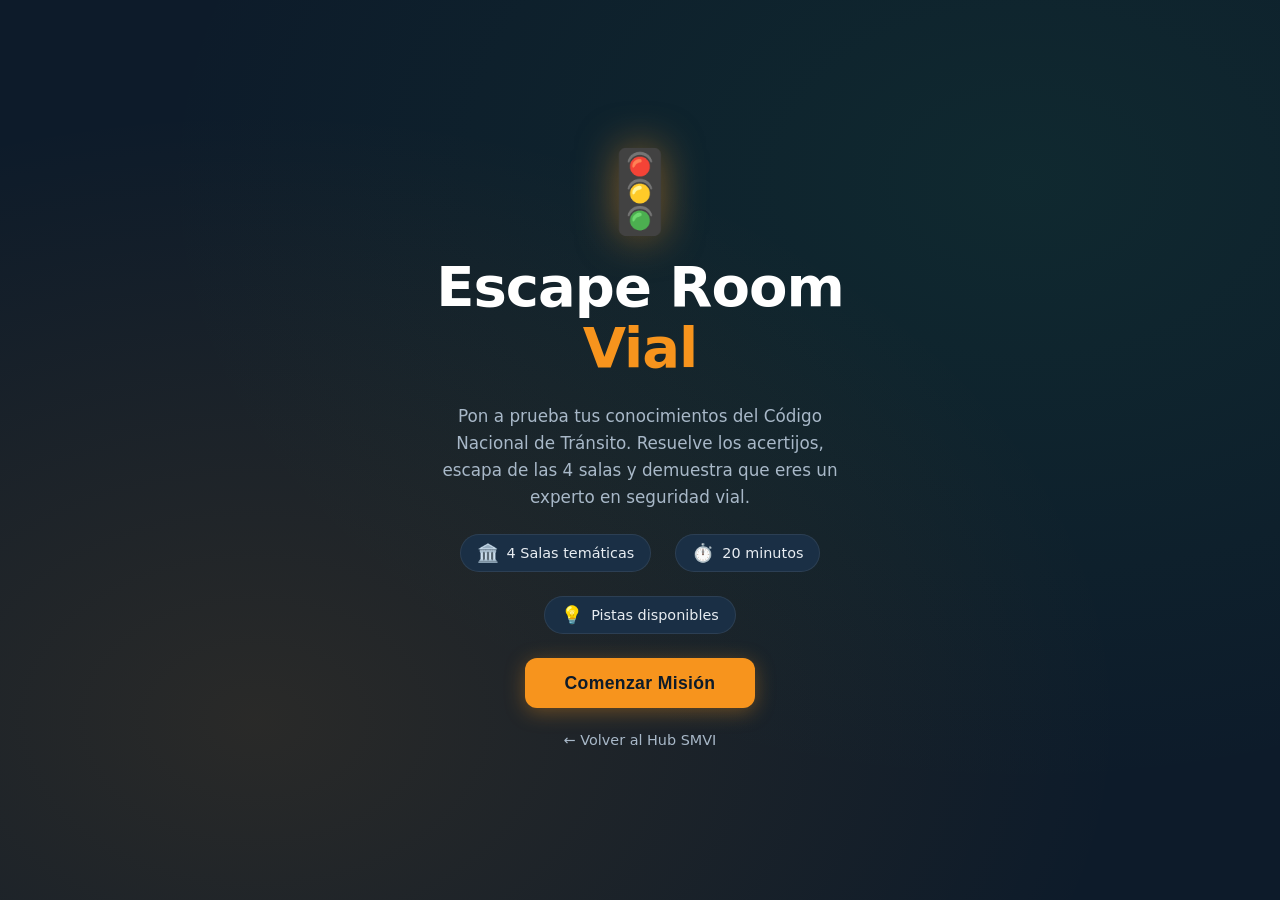
<file: escape_room_vial/index.html>
<!DOCTYPE html>
<html lang="es">
<head>
  <meta charset="UTF-8" />
  <meta name="viewport" content="width=device-width, initial-scale=1.0" />
  <title>Escape Room Vial — SMVI Yopal</title>
  <link rel="stylesheet" href="style.css" />
</head>
<body>

  <!-- ═══════════════════════════════════════════
       PANTALLA DE INICIO
  ═══════════════════════════════════════════ -->
  <div id="pantalla-inicio" class="pantalla activa">
    <div class="inicio-contenido">
      <div class="logo-escudo">🚦</div>
      <h1 class="titulo-principal">Escape Room <span class="accent">Vial</span></h1>
      <p class="subtitulo">Pon a prueba tus conocimientos del Código Nacional de Tránsito. Resuelve los acertijos, escapa de las 4 salas y demuestra que eres un experto en seguridad vial.</p>

      <div class="info-inicio">
        <div class="info-item">
          <span class="info-icon">🏛️</span>
          <span>4 Salas temáticas</span>
        </div>
        <div class="info-item">
          <span class="info-icon">⏱️</span>
          <span>20 minutos</span>
        </div>
        <div class="info-item">
          <span class="info-icon">💡</span>
          <span>Pistas disponibles</span>
        </div>
      </div>

      <button class="btn-primario" onclick="iniciarJuego()">Comenzar Misión</button>
      <a href="../index.html" class="btn-link">← Volver al Hub SMVI</a>
    </div>
  </div>

  <!-- ═══════════════════════════════════════════
       PANTALLA DE CARGA
  ═══════════════════════════════════════════ -->
  <div id="pantalla-carga" class="pantalla">
    <div class="carga-contenido">
      <div class="spinner-carga"></div>
      <h2>Cargando salas...</h2>
      <p id="carga-mensaje">Preparando el Escape Room Vial</p>
    </div>
  </div>

  <!-- ═══════════════════════════════════════════
       PANTALLA DE JUEGO
  ═══════════════════════════════════════════ -->
  <div id="pantalla-juego" class="pantalla">

    <!-- HUD superior -->
    <header class="hud">
      <div class="hud-sala">
        <span class="hud-label">SALA</span>
        <span id="hud-numero-sala">1 / 4</span>
      </div>

      <div class="hud-temporizador">
        <span class="hud-label">TIEMPO</span>
        <span id="hud-tiempo" class="tiempo-display">20:00</span>
      </div>

      <div class="hud-puntaje">
        <span class="hud-label">PUNTAJE</span>
        <span id="hud-puntaje">1000</span>
      </div>

      <button class="btn-pausa" id="btn-pausa" onclick="togglePausa()">⏸️ Pausa</button>
    </header>

    <!-- Área principal de sala -->
    <main class="sala-contenedor">

      <!-- Nombre de sala y descripción -->
      <div class="sala-header">
        <div class="sala-badge" id="sala-badge">SALA 1</div>
        <h2 class="sala-titulo" id="sala-titulo">Señales de Tránsito</h2>
        <p class="sala-descripcion" id="sala-descripcion">Cargando sala...</p>
      </div>

      <!-- Área de acertijo -->
      <div class="acertijo-card" id="acertijo-card">
        <div class="acertijo-numero" id="acertijo-numero">Acertijo 1 / 3</div>
        <p class="acertijo-pregunta" id="acertijo-pregunta">Cargando pregunta...</p>

        <div class="opciones-grid" id="opciones-grid">
          <!-- Las opciones se generan dinámicamente -->
        </div>

        <!-- Feedback de respuesta -->
        <div id="feedback-respuesta" class="feedback oculto">
          <span id="feedback-icono"></span>
          <span id="feedback-texto"></span>
        </div>
      </div>

      <!-- Panel de pistas y navegación -->
      <div class="panel-inferior">
        <button class="btn-pista" id="btn-pista" onclick="usarPista()">
          💡 Usar pista <span class="pista-costo">(-10 pts)</span>
        </button>

        <div class="pista-panel oculto" id="pista-panel">
          <p id="pista-texto"></p>
        </div>
      </div>

    </main>

    <!-- Barra de progreso de sala -->
    <div class="progreso-sala">
      <div class="progreso-barra">
        <div class="progreso-fill" id="progreso-fill" style="width: 0%"></div>
      </div>
      <span class="progreso-label" id="progreso-label">0 / 3 acertijos</span>
    </div>

  </div>

  <!-- ═══════════════════════════════════════════
       PANTALLA DE PAUSA
  ═══════════════════════════════════════════ -->
  <div id="pantalla-pausa" class="pantalla">
    <div class="pausa-overlay"></div>
    <div class="pausa-modal">
      <h2>⏸️ PAUSA</h2>
      <div class="pausa-stats">
        <div class="pausa-stat">
          <span class="pausa-label">Sala actual</span>
          <span class="pausa-valor" id="pausa-sala">1/4</span>
        </div>
        <div class="pausa-stat">
          <span class="pausa-label">Puntaje</span>
          <span class="pausa-valor" id="pausa-puntaje">1000</span>
        </div>
        <div class="pausa-stat">
          <span class="pausa-label">Tiempo</span>
          <span class="pausa-valor" id="pausa-tiempo">20:00</span>
        </div>
      </div>
      <div class="pausa-botones">
        <button class="btn-primario" onclick="togglePausa()">▶️ Reanudar</button>
        <button class="btn-secundario" onclick="regresarAlInicio()">🏠 Menú Principal</button>
      </div>
    </div>
  </div>

  <!-- ═══════════════════════════════════════════
       PANTALLA DE TRANSICIÓN DE SALA
  ═══════════════════════════════════════════ -->
  <div id="pantalla-transicion" class="pantalla">
    <div class="transicion-contenido">
      <div class="transicion-icono" id="transicion-icono">✅</div>
      <h2 id="transicion-titulo">¡Sala completada!</h2>
      <p id="transicion-texto">Has resuelto todos los acertijos de esta sala.</p>
      <div class="transicion-stats">
        <div class="stat-item">
          <span class="stat-valor" id="stat-sala-puntaje">—</span>
          <span class="stat-label">Puntos esta sala</span>
        </div>
        <div class="stat-item">
          <span class="stat-valor" id="stat-sala-num">1/4</span>
          <span class="stat-label">Salas completadas</span>
        </div>
      </div>
      <button class="btn-primario" id="btn-siguiente-sala" onclick="siguienteSala()">
        Entrar a la siguiente sala →
      </button>
    </div>
  </div>

  <!-- ═══════════════════════════════════════════
       PANTALLA FINAL
  ═══════════════════════════════════════════ -->
  <div id="pantalla-final" class="pantalla">
    <div class="final-contenido">
      <div class="final-icono" id="final-icono">🏆</div>
      <h2 id="final-titulo">¡Escape completado!</h2>
      <p id="final-mensaje">Superaste todas las salas del Escape Room Vial.</p>

      <div class="final-stats">
        <div class="stat-card">
          <span class="stat-valor" id="final-puntaje">0</span>
          <span class="stat-label">Puntaje final</span>
        </div>
        <div class="stat-card">
          <span class="stat-valor" id="final-tiempo">—</span>
          <span class="stat-label">Tiempo empleado</span>
        </div>
        <div class="stat-card">
          <span class="stat-valor" id="final-salas">4/4</span>
          <span class="stat-label">Salas completadas</span>
        </div>
      </div>

      <div class="medalla" id="medalla-contenedor">
        <span id="medalla-icono">🥇</span>
        <span id="medalla-texto">Inspector Vial</span>
      </div>

      <div class="insignias-logros" id="insignias-logros">
        <h3>Insignias Desbloqueadas</h3>
        <div class="insignias-grid" id="insignias-grid">
          <!-- Se generan dinámicamente -->
        </div>
      </div>

      <p class="redireccion-aviso">Regresando al Hub SMVI en <span id="cuenta-regresiva">3</span>s...</p>
      <button class="btn-secundario" onclick="window.location.href='../index.html'">Ir al Hub ahora</button>
    </div>
  </div>

  <!-- Scripts -->
  <script src="shared/storage.js"></script>
  <script src="escape.js"></script>
</body>
</html>
</file>
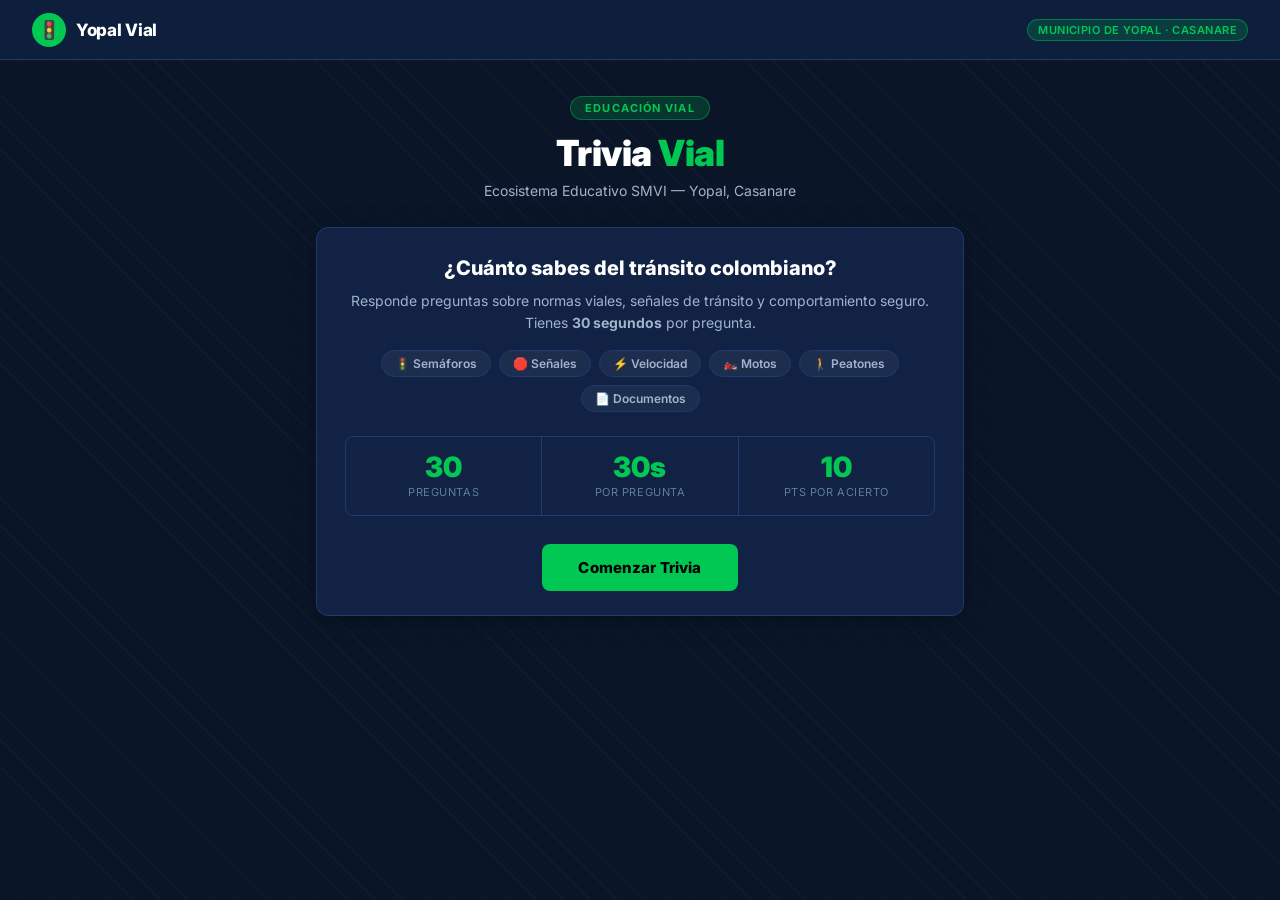
<file: trivia_vial/index.html>
<!DOCTYPE html>
<html lang="es">
<head>
  <meta charset="UTF-8" />
  <meta name="viewport" content="width=device-width, initial-scale=1.0" />
  <title>Trivia Vial — SMVI Yopal</title>
  <link rel="stylesheet" href="style.css" />
</head>
<body>

  <!-- ── NAVBAR ── -->
  <nav class="navbar">
    <a class="navbar-brand" href="../index.html">
      <div class="navbar-logo">🚦</div>
      <span class="navbar-brand-text">Yopal Vial</span>
    </a>
    <span class="navbar-badge">MUNICIPIO DE YOPAL · CASANARE</span>
  </nav>

  <div id="app">

    <!-- Cabecera -->
    <header class="header">
      <div class="header-pill">Educación Vial</div>
      <h1>Trivia <span>Vial</span></h1>
      <p>Ecosistema Educativo SMVI — Yopal, Casanare</p>
    </header>

    <!-- ── PANTALLA DE INICIO ── -->
    <section id="pantalla-inicio" class="card">
      <h2>¿Cuánto sabes del tránsito colombiano?</h2>
      <p>
        Responde preguntas sobre normas viales, señales de tránsito y
        comportamiento seguro. Tienes <strong>30 segundos</strong> por pregunta.
      </p>

      <div class="temas-lista">
        <span class="tema-pill">🚦 Semáforos</span>
        <span class="tema-pill">🛑 Señales</span>
        <span class="tema-pill">⚡ Velocidad</span>
        <span class="tema-pill">🏍️ Motos</span>
        <span class="tema-pill">🚶 Peatones</span>
        <span class="tema-pill">📄 Documentos</span>
      </div>

      <div class="stats-inicio">
        <div class="stat-item">
          <div class="stat-valor" id="stat-total">30</div>
          <div class="stat-label">Preguntas</div>
        </div>
        <div class="stat-item">
          <div class="stat-valor">30s</div>
          <div class="stat-label">Por pregunta</div>
        </div>
        <div class="stat-item">
          <div class="stat-valor">10</div>
          <div class="stat-label">Pts por acierto</div>
        </div>
      </div>

      <button class="btn-primary" id="btn-iniciar">Comenzar Trivia</button>
    </section>

    <!-- ── PANTALLA DE JUEGO ── -->
    <section id="pantalla-juego" class="card">

      <!-- Progreso -->
      <div class="barra-progreso-wrap">
        <span class="progreso-texto" id="progreso-texto">1 / 30</span>
        <div class="barra-progreso-fondo">
          <div class="barra-progreso-fill" id="barra-progreso-fill"></div>
        </div>
      </div>

      <!-- Cronómetro -->
      <div class="cronometro-wrap">
        <div class="cronometro-info">
          <span class="cronometro-label">Tiempo restante</span>
          <span class="cronometro-numero" id="cronometro-numero">30</span>
        </div>
        <div class="barra-tiempo-fondo">
          <div class="barra-tiempo-fill" id="barra-tiempo-fill"></div>
        </div>
      </div>

      <!-- Pregunta -->
      <div class="pregunta-numero" id="pregunta-numero">Pregunta 1</div>
      <p id="texto-pregunta"></p>

      <!-- Opciones -->
      <div class="opciones-grid" id="opciones-grid">
        <button class="btn-opcion" data-idx="0"><span class="letra">A</span><span class="texto-opcion"></span></button>
        <button class="btn-opcion" data-idx="1"><span class="letra">B</span><span class="texto-opcion"></span></button>
        <button class="btn-opcion" data-idx="2"><span class="letra">C</span><span class="texto-opcion"></span></button>
        <button class="btn-opcion" data-idx="3"><span class="letra">D</span><span class="texto-opcion"></span></button>
      </div>

      <!-- Explicación -->
      <div id="explicacion-box"></div>

      <!-- Mini marcador -->
      <div class="mini-score">
        <span class="ms-ok">✔ <span id="ms-aciertos">0</span></span>
        <span class="ms-err">✘ <span id="ms-errores">0</span></span>
      </div>

    </section>

    <!-- ── PANTALLA DE RESULTADOS ── -->
    <section id="pantalla-resultados" class="card">
      <span class="resultado-icono" id="resultado-icono">🏆</span>
      <h2 id="resultado-titulo">¡Bien hecho!</h2>
      <p class="resultado-mensaje" id="resultado-mensaje"></p>

      <div class="marcador-grid">
        <div class="marcador-item m-puntaje">
          <div class="m-valor" id="res-puntaje">0</div>
          <div class="m-label">Puntos</div>
        </div>
        <div class="marcador-item m-ok">
          <div class="m-valor" id="res-aciertos">0</div>
          <div class="m-label">Correctas</div>
        </div>
        <div class="marcador-item m-err">
          <div class="m-valor" id="res-errores">0</div>
          <div class="m-label">Incorrectas</div>
        </div>
      </div>

      <div class="pct-wrap">
        <div class="pct-label">
          <span>Porcentaje de aciertos</span>
          <span id="res-pct">0%</span>
        </div>
        <div class="pct-barra-fondo">
          <div class="pct-barra-fill" id="pct-barra-fill" style="width:0%"></div>
        </div>
      </div>

      <button class="btn-primary" id="btn-hub">Volver al Hub</button>
      <br />
      <button class="btn-secondary" id="btn-reiniciar">Jugar de nuevo</button>
    </section>

  </div><!-- /#app -->

  <!-- En producción descomentar: <script src="../shared/storage.js"></script> -->
  <script src="trivia.js"></script>
</body>
</html>
</file>
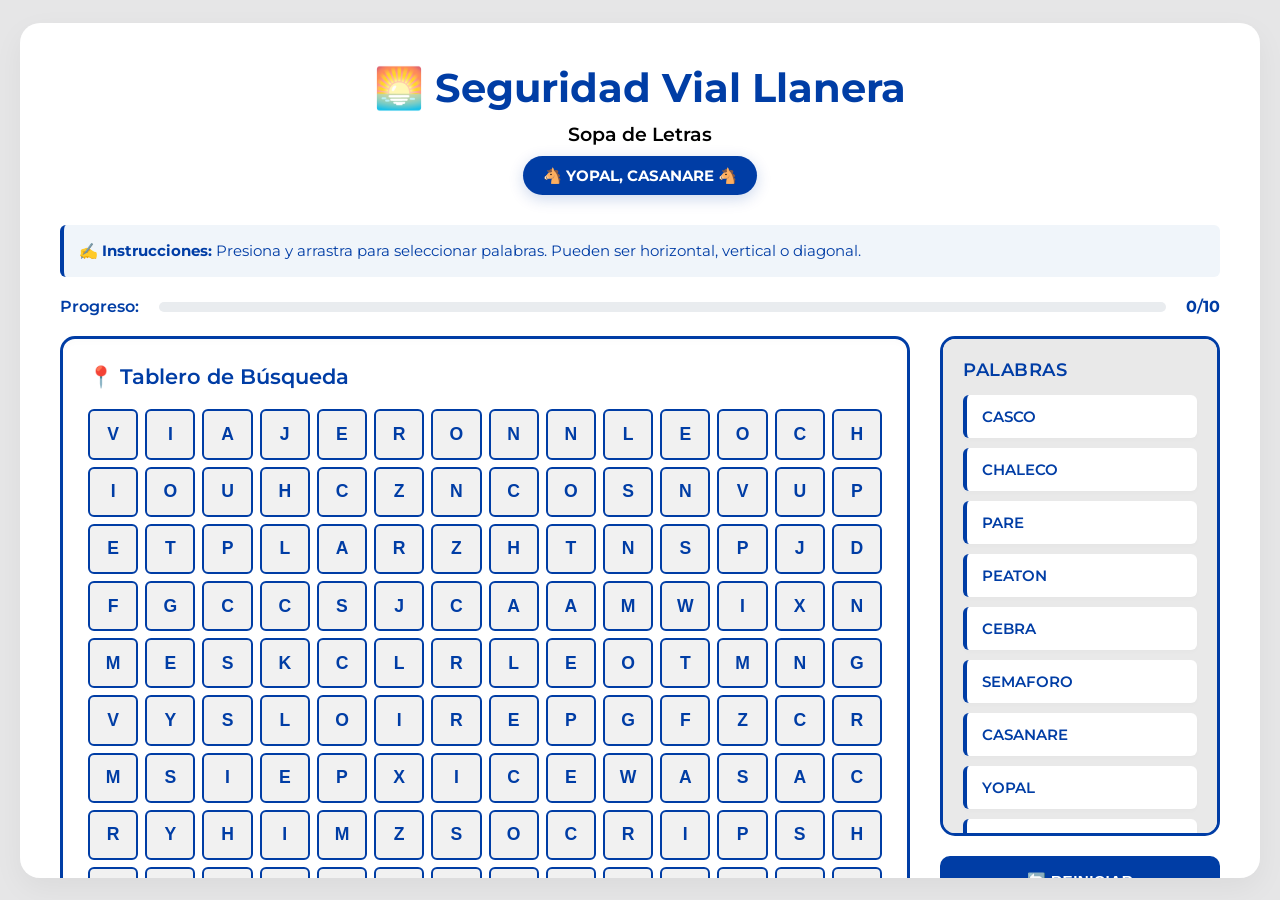
<file: sp.html>
<!DOCTYPE html>
<html lang="es">
<head>
    <meta charset="UTF-8">
    <meta name="viewport" content="width=device-width, initial-scale=1.0, viewport-fit=cover, maximum-scale=1.0, user-scalable=no">
    <title>🐴 Seguridad Vial Llanera - Sopa de Letras</title>
    <link href="https://fonts.googleapis.com/css2?family=Montserrat:wght@400;600;700&display=swap" rel="stylesheet">
    <link rel="stylesheet" href="estilos.css">
</head>
<body>
    <div class="container">
        <div class="header">
            <h1>🌅 Seguridad Vial Llanera</h1>
            <div class="header-subtitle">Sopa de Letras</div>
            <div class="badge-yopal">🐴 YOPAL, CASANARE 🐴</div>
        </div>

        <div class="instruction">
            ✍️ <strong>Instrucciones:</strong> Presiona y arrastra para seleccionar palabras. Pueden ser horizontal, vertical o diagonal.
        </div>

        <div class="progress-section">
            <span class="score-info">Progreso:</span>
            <div class="progress-bar">
                <div class="progress-fill" id="progressBar"></div>
            </div>
            <span class="score-info"><strong id="foundCount">0</strong>/<strong id="totalWords">10</strong></span>
        </div>

        <div class="content">
            <div class="game-board">
                <h2>📍 Tablero de Búsqueda</h2>
                <div class="puzzle" id="puzzle"></div>
                <div class="completion-message" id="completionMessage">
                    🎉 ¡Felicidades, pariente! ¡Completaste el juego! Eres un verdadero conductor seguro.
                </div>
            </div>

            <div class="sidebar">
                <div class="word-list">
                    <h2>Palabras</h2>
                    <div id="wordList"></div>
                </div>
                <div class="controls">
                    <button class="btn" onclick="resetGame()">🔄 Reiniciar</button>
                    <button class="btn btn-secondary" onclick="showHint()">💡 Pista</button>
                </div>
            </div>
        </div>
    </div>

    <div class="modal" id="modal">
        <div class="modal-content">
            <div class="modal-word" id="modalWord">CASCO</div>
            <div class="modal-message" id="modalMessage"></div>
            <div class="modal-tip" id="modalTip"></div>
            <button class="btn-close-modal" onclick="closeModal()">Siguiente →</button>
        </div>
    </div>

    <script src="juego.js"></script>
</body>
</html>
</file>
<file: escape_room_vial/style.css>
*, *::before, *::after {
  box-sizing: border-box;
  margin: 0;
  padding: 0;
}

:root {
  --azul-oscuro:    #0d1b2a;
  --azul-medio:     #1a2f45;
  --azul-card:      #1e3a52;
  --naranja:        #f7941d;
  --naranja-hover:  #e0820e;
  --blanco:         #ffffff;
  --blanco-suave:   #e8edf2;
  --gris-texto:     #a8b8c8;
  --verde:          #2ecc71;
  --verde-fondo:    #1a4a2e;
  --rojo:           #e74c3c;
  --rojo-fondo:     #4a1a1a;
  --amarillo:       #f1c40f;
  --radio:          12px;
  --radio-grande:   20px;
  --sombra:         0 4px 24px rgba(0,0,0,0.4);
  --transicion:     0.25s ease;
}

html, body {
  height: 100%;
  font-family: 'Segoe UI', system-ui, -apple-system, sans-serif;
  background-color: var(--azul-oscuro);
  color: var(--blanco);
  overflow-x: hidden;
}

/* ── PANTALLAS (sistema de navegación) ──────── */
.pantalla {
  display: none;
  min-height: 100vh;
  width: 100%;
}

.pantalla.activa {
  display: flex;
  flex-direction: column;
}

/* ── PANTALLA DE INICIO ───────────────────── */
#pantalla-inicio {
  align-items: center;
  justify-content: center;
  background:
    radial-gradient(ellipse at 20% 80%, rgba(247,148,29,0.12) 0%, transparent 60%),
    radial-gradient(ellipse at 80% 20%, rgba(46,204,113,0.08) 0%, transparent 60%),
    var(--azul-oscuro);
  padding: 2rem 1rem;
}

.inicio-contenido {
  max-width: 520px;
  width: 100%;
  text-align: center;
  display: flex;
  flex-direction: column;
  align-items: center;
  gap: 1.5rem;
}

.logo-escudo {
  font-size: 5rem;
  line-height: 1;
  filter: drop-shadow(0 0 20px rgba(247,148,29,0.5));
  animation: pulso 3s ease-in-out infinite;
}

@keyframes pulso {
  0%, 100% { transform: scale(1); }
  50% { transform: scale(1.06); }
}

.titulo-principal {
  font-size: clamp(2.4rem, 7vw, 3.5rem);
  font-weight: 800;
  letter-spacing: -1px;
  line-height: 1.1;
}

.titulo-principal .accent {
  color: var(--naranja);
}

.subtitulo {
  font-size: 1.05rem;
  color: var(--gris-texto);
  line-height: 1.6;
  max-width: 420px;
}

.info-inicio {
  display: flex;
  gap: 1.5rem;
  flex-wrap: wrap;
  justify-content: center;
}

.info-item {
  display: flex;
  align-items: center;
  gap: 0.5rem;
  background: var(--azul-medio);
  border: 1px solid rgba(255,255,255,0.08);
  border-radius: 100px;
  padding: 0.5rem 1rem;
  font-size: 0.9rem;
  color: var(--blanco-suave);
}

.info-icon {
  font-size: 1.1rem;
}

/* ── BOTONES ──────────────────────────────── */
.btn-primario {
  background: var(--naranja);
  color: var(--azul-oscuro);
  border: none;
  border-radius: var(--radio);
  padding: 0.9rem 2.5rem;
  font-size: 1.1rem;
  font-weight: 700;
  cursor: pointer;
  transition: background var(--transicion), transform var(--transicion), box-shadow var(--transicion);
  box-shadow: 0 4px 20px rgba(247,148,29,0.35);
  letter-spacing: 0.02em;
}

.btn-primario:hover {
  background: var(--naranja-hover);
  transform: translateY(-2px);
  box-shadow: 0 6px 28px rgba(247,148,29,0.5);
}

.btn-primario:active {
  transform: translateY(0);
}

.btn-secundario {
  background: transparent;
  color: var(--naranja);
  border: 2px solid var(--naranja);
  border-radius: var(--radio);
  padding: 0.75rem 2rem;
  font-size: 1rem;
  font-weight: 600;
  cursor: pointer;
  transition: all var(--transicion);
}

.btn-secundario:hover {
  background: var(--naranja);
  color: var(--azul-oscuro);
}

.btn-link {
  color: var(--gris-texto);
  text-decoration: none;
  font-size: 0.9rem;
  transition: color var(--transicion);
}

.btn-link:hover {
  color: var(--blanco);
}

/* ── HUD (cabecera durante juego) ─────────── */
.hud {
  display: flex;
  align-items: center;
  justify-content: space-between;
  background: var(--azul-medio);
  border-bottom: 2px solid rgba(247,148,29,0.3);
  padding: 0.75rem 1.5rem;
  position: sticky;
  top: 0;
  z-index: 100;
  gap: 1rem;
  flex-wrap: wrap;
}

.hud > div {
  display: flex;
  flex-direction: column;
  align-items: center;
  gap: 0.1rem;
}

.hud-label {
  font-size: 0.65rem;
  font-weight: 700;
  color: var(--gris-texto);
  letter-spacing: 0.15em;
  text-transform: uppercase;
}

.hud-numero-sala,
#hud-numero-sala {
  font-size: 1.1rem;
  font-weight: 700;
  color: var(--blanco);
}

.tiempo-display {
  font-size: 1.5rem;
  font-weight: 800;
  font-variant-numeric: tabular-nums;
  color: var(--naranja);
  transition: color 0.3s;
  letter-spacing: 0.05em;
}

.tiempo-display.urgente {
  color: var(--rojo);
  animation: parpadeo 1s ease-in-out infinite;
}

@keyframes parpadeo {
  0%, 100% { opacity: 1; }
  50% { opacity: 0.5; }
}

#hud-puntaje {
  font-size: 1.1rem;
  font-weight: 700;
  color: var(--verde);
}

/* ── SALA CONTENEDOR ───────────────────────── */
.sala-contenedor {
  flex: 1;
  max-width: 700px;
  width: 100%;
  margin: 0 auto;
  padding: 2rem 1.5rem;
  display: flex;
  flex-direction: column;
  gap: 1.5rem;
}

.sala-header {
  display: flex;
  flex-direction: column;
  gap: 0.5rem;
}

.sala-badge {
  display: inline-block;
  background: var(--naranja);
  color: var(--azul-oscuro);
  font-size: 0.7rem;
  font-weight: 800;
  letter-spacing: 0.15em;
  padding: 0.25rem 0.75rem;
  border-radius: 100px;
  width: fit-content;
}

.sala-titulo {
  font-size: clamp(1.4rem, 4vw, 2rem);
  font-weight: 800;
  line-height: 1.2;
}

.sala-descripcion {
  color: var(--gris-texto);
  font-size: 0.95rem;
  line-height: 1.5;
}

/* ── CARD DE ACERTIJO ──────────────────────── */
.acertijo-card {
  background: var(--azul-card);
  border: 1px solid rgba(255,255,255,0.07);
  border-radius: var(--radio-grande);
  padding: 1.75rem;
  display: flex;
  flex-direction: column;
  gap: 1.25rem;
  box-shadow: var(--sombra);
}

.acertijo-numero {
  font-size: 0.75rem;
  font-weight: 700;
  letter-spacing: 0.12em;
  color: var(--naranja);
  text-transform: uppercase;
}

.acertijo-pregunta {
  font-size: 1.15rem;
  font-weight: 600;
  line-height: 1.5;
  color: var(--blanco);
}

/* ── OPCIONES ──────────────────────────────── */
.opciones-grid {
  display: grid;
  grid-template-columns: 1fr 1fr;
  gap: 0.75rem;
}

.opcion-btn {
  background: var(--azul-medio);
  border: 2px solid rgba(255,255,255,0.08);
  border-radius: var(--radio);
  color: var(--blanco);
  padding: 0.85rem 1rem;
  font-size: 0.95rem;
  font-weight: 500;
  cursor: pointer;
  transition: all var(--transicion);
  text-align: left;
  line-height: 1.4;
  position: relative;
  overflow: hidden;
}

.opcion-btn::before {
  content: '';
  position: absolute;
  inset: 0;
  background: var(--naranja);
  opacity: 0;
  transition: opacity var(--transicion);
}

.opcion-btn:hover:not(:disabled) {
  border-color: var(--naranja);
  transform: translateY(-1px);
}

.opcion-btn:hover:not(:disabled)::before {
  opacity: 0.08;
}

.opcion-btn.correcta {
  background: var(--verde-fondo);
  border-color: var(--verde);
  color: var(--verde);
}

.opcion-btn.incorrecta {
  background: var(--rojo-fondo);
  border-color: var(--rojo);
  color: var(--rojo);
}

.opcion-btn:disabled {
  cursor: default;
}

/* Animación de entrada de opciones */
.opcion-btn {
  animation: entradaOpcion 0.3s ease backwards;
}

.opcion-btn:nth-child(1) { animation-delay: 0.0s; }
.opcion-btn:nth-child(2) { animation-delay: 0.05s; }
.opcion-btn:nth-child(3) { animation-delay: 0.1s; }
.opcion-btn:nth-child(4) { animation-delay: 0.15s; }

@keyframes entradaOpcion {
  from { opacity: 0; transform: translateY(10px); }
  to   { opacity: 1; transform: translateY(0); }
}

/* ── FEEDBACK ────────────────────────────── */
.feedback {
  display: flex;
  align-items: flex-start;
  gap: 0.6rem;
  padding: 1rem 1.2rem;
  border-radius: var(--radio);
  font-size: 0.95rem;
  line-height: 1.5;
  animation: entradaFeedback 0.3s ease;
}

.feedback.correcto {
  background: var(--verde-fondo);
  border: 1px solid var(--verde);
  color: var(--verde);
}

.feedback.incorrecto {
  background: var(--rojo-fondo);
  border: 1px solid var(--rojo);
  color: #ff9999;
}

.feedback.oculto {
  display: none;
}

@keyframes entradaFeedback {
  from { opacity: 0; transform: translateY(6px); }
  to   { opacity: 1; transform: translateY(0); }
}

#feedback-icono {
  font-size: 1.3rem;
  flex-shrink: 0;
}

/* ── PANEL INFERIOR (pistas) ──────────────── */
.panel-inferior {
  display: flex;
  flex-direction: column;
  gap: 0.75rem;
}

.btn-pista {
  background: transparent;
  border: 1px dashed rgba(241,196,15,0.4);
  border-radius: var(--radio);
  color: var(--amarillo);
  padding: 0.65rem 1.2rem;
  font-size: 0.9rem;
  cursor: pointer;
  transition: all var(--transicion);
  display: flex;
  align-items: center;
  gap: 0.5rem;
  width: fit-content;
}

.btn-pista:hover {
  background: rgba(241,196,15,0.08);
  border-color: var(--amarillo);
}

.btn-pista:disabled {
  opacity: 0.4;
  cursor: default;
}

.pista-costo {
  font-size: 0.8rem;
  opacity: 0.7;
}

.pista-panel {
  background: rgba(241,196,15,0.06);
  border: 1px solid rgba(241,196,15,0.25);
  border-radius: var(--radio);
  padding: 0.9rem 1.2rem;
  color: #f5e09a;
  font-size: 0.9rem;
  line-height: 1.5;
  animation: entradaFeedback 0.3s ease;
}

.pista-panel.oculto {
  display: none;
}

/* ── BARRA DE PROGRESO DE SALA ─────────────── */
.progreso-sala {
  display: flex;
  align-items: center;
  gap: 1rem;
  padding: 0.75rem 1.5rem;
  background: var(--azul-medio);
  border-top: 1px solid rgba(255,255,255,0.06);
}

.progreso-barra {
  flex: 1;
  height: 6px;
  background: rgba(255,255,255,0.1);
  border-radius: 100px;
  overflow: hidden;
}

.progreso-fill {
  height: 100%;
  background: linear-gradient(90deg, var(--naranja), var(--verde));
  border-radius: 100px;
  transition: width 0.5s ease;
}

.progreso-label {
  font-size: 0.8rem;
  color: var(--gris-texto);
  white-space: nowrap;
}

/* ── PANTALLA DE TRANSICIÓN ─────────────────── */
#pantalla-transicion {
  align-items: center;
  justify-content: center;
  background: var(--azul-oscuro);
  padding: 2rem;
}

.transicion-contenido {
  max-width: 460px;
  width: 100%;
  text-align: center;
  display: flex;
  flex-direction: column;
  align-items: center;
  gap: 1.5rem;
}

.transicion-icono {
  font-size: 4.5rem;
  animation: entradaBounce 0.6s cubic-bezier(0.36, 0.07, 0.19, 0.97);
}

@keyframes entradaBounce {
  0%   { transform: scale(0); opacity: 0; }
  70%  { transform: scale(1.15); }
  100% { transform: scale(1); opacity: 1; }
}

.transicion-contenido h2 {
  font-size: 2rem;
  font-weight: 800;
}

.transicion-contenido p {
  color: var(--gris-texto);
  font-size: 1rem;
  line-height: 1.5;
}

.transicion-stats {
  display: flex;
  gap: 2rem;
  justify-content: center;
}

.stat-item {
  display: flex;
  flex-direction: column;
  align-items: center;
  gap: 0.3rem;
}

.stat-valor {
  font-size: 1.8rem;
  font-weight: 800;
  color: var(--naranja);
}

.stat-label {
  font-size: 0.8rem;
  color: var(--gris-texto);
  text-align: center;
}

/* ── PANTALLA FINAL ──────────────────────────── */
#pantalla-final {
  align-items: center;
  justify-content: center;
  background:
    radial-gradient(ellipse at center, rgba(247,148,29,0.1) 0%, transparent 70%),
    var(--azul-oscuro);
  padding: 2rem;
}

.final-contenido {
  max-width: 560px;
  width: 100%;
  text-align: center;
  display: flex;
  flex-direction: column;
  align-items: center;
  gap: 1.75rem;
}

.final-icono {
  font-size: 5rem;
  animation: entradaBounce 0.7s cubic-bezier(0.36, 0.07, 0.19, 0.97);
}

.final-contenido h2 {
  font-size: clamp(1.8rem, 5vw, 2.6rem);
  font-weight: 800;
}

.final-contenido p {
  color: var(--gris-texto);
  font-size: 1rem;
  line-height: 1.5;
}

.final-stats {
  display: flex;
  gap: 1.5rem;
  flex-wrap: wrap;
  justify-content: center;
}

.stat-card {
  background: var(--azul-card);
  border: 1px solid rgba(255,255,255,0.07);
  border-radius: var(--radio);
  padding: 1.25rem 1.75rem;
  display: flex;
  flex-direction: column;
  align-items: center;
  gap: 0.4rem;
  min-width: 130px;
}

.stat-card .stat-valor {
  font-size: 2rem;
  color: var(--naranja);
}

.medalla {
  background: linear-gradient(135deg, var(--azul-card), var(--azul-medio));
  border: 2px solid var(--naranja);
  border-radius: var(--radio-grande);
  padding: 1rem 2rem;
  display: flex;
  align-items: center;
  gap: 0.75rem;
  font-size: 1.1rem;
  font-weight: 700;
}

#medalla-icono {
  font-size: 2rem;
}

.redireccion-aviso {
  font-size: 0.85rem;
  color: var(--gris-texto);
}

/* ── PANTALLA DE CARGA ─────────────────────── */
#pantalla-carga {
  align-items: center;
  justify-content: center;
  background: linear-gradient(135deg, var(--azul-oscuro), var(--azul-medio));
}

.carga-contenido {
  text-align: center;
  display: flex;
  flex-direction: column;
  align-items: center;
  gap: 1.5rem;
}

.spinner-carga {
  width: 60px;
  height: 60px;
  border: 4px solid rgba(255,255,255,0.1);
  border-top-color: var(--naranja);
  border-radius: 50%;
  animation: giro 1s linear infinite;
}

@keyframes giro {
  to { transform: rotate(360deg); }
}

.carga-contenido h2 {
  font-size: 1.5rem;
  color: var(--blanco);
}

.carga-contenido p {
  color: var(--gris-texto);
}

/* ── BOTÓN DE PAUSA ────────────────────────── */
.btn-pausa {
  background: rgba(247,148,29,0.15);
  border: 1px solid rgba(247,148,29,0.4);
  color: var(--naranja);
  padding: 0.5rem 1rem;
  border-radius: var(--radio);
  font-weight: 600;
  cursor: pointer;
  transition: all var(--transicion);
  font-size: 0.95rem;
}

.btn-pausa:hover {
  background: rgba(247,148,29,0.25);
  border-color: var(--naranja);
  transform: scale(1.05);
}

/* ── PANTALLA DE PAUSA ─────────────────────── */
#pantalla-pausa {
  align-items: center;
  justify-content: center;
  background: transparent;
}

.pausa-overlay {
  position: fixed;
  top: 0;
  left: 0;
  width: 100%;
  height: 100%;
  background: rgba(0,0,0,0.7);
  z-index: 99;
}

.pausa-modal {
  position: fixed;
  top: 50%;
  left: 50%;
  transform: translate(-50%, -50%);
  background: linear-gradient(135deg, var(--azul-card), var(--azul-medio));
  border: 2px solid var(--naranja);
  border-radius: var(--radio-grande);
  padding: 2.5rem 2rem;
  max-width: 400px;
  width: 90vw;
  text-align: center;
  box-shadow: 0 20px 60px rgba(0,0,0,0.8);
  z-index: 100;
  animation: emergencia 0.3s ease;
}

@keyframes emergencia {
  from {
    opacity: 0;
    transform: translate(-50%, -50%) scale(0.9);
  }
  to {
    opacity: 1;
    transform: translate(-50%, -50%) scale(1);
  }
}

.pausa-modal h2 {
  font-size: 1.8rem;
  margin-bottom: 1.5rem;
  color: var(--naranja);
}

.pausa-stats {
  display: grid;
  grid-template-columns: repeat(3, 1fr);
  gap: 1rem;
  margin-bottom: 2rem;
  background: rgba(0,0,0,0.2);
  padding: 1.5rem;
  border-radius: var(--radio);
}

.pausa-stat {
  display: flex;
  flex-direction: column;
  align-items: center;
  gap: 0.5rem;
}

.pausa-label {
  font-size: 0.85rem;
  color: var(--gris-texto);
  text-transform: uppercase;
  letter-spacing: 0.05em;
}

.pausa-valor {
  font-size: 1.4rem;
  font-weight: 700;
  color: var(--blanco);
}

.pausa-botones {
  display: flex;
  flex-direction: column;
  gap: 0.75rem;
}

.pausa-botones .btn-primario {
  width: 100%;
}

.pausa-botones .btn-secundario {
  width: 100%;
}

/* ── INSIGNIAS ─────────────────────────────── */
#insignias-logros {
  margin-top: 2rem;
  padding-top: 2rem;
  border-top: 1px solid rgba(255,255,255,0.1);
}

#insignias-logros h3 {
  font-size: 1.2rem;
  margin-bottom: 1.2rem;
  color: var(--naranja);
}

.insignias-grid {
  display: grid;
  grid-template-columns: repeat(auto-fit, minmax(120px, 1fr));
  gap: 1rem;
}

.insignia-item {
  background: linear-gradient(135deg, var(--azul-card), rgba(247,148,29,0.1));
  border: 1px solid rgba(247,148,29,0.3);
  border-radius: var(--radio);
  padding: 1rem;
  text-align: center;
  display: flex;
  flex-direction: column;
  align-items: center;
  gap: 0.5rem;
  transition: all var(--transicion);
  cursor: default;
}

.insignia-item.desbloqueada {
  border-color: var(--naranja);
  background: linear-gradient(135deg, var(--azul-card), rgba(46,204,113,0.15));
  box-shadow: 0 0 15px rgba(46,204,113,0.3);
  transform: scale(1.05);
}

.insignia-icono {
  font-size: 2.5rem;
  line-height: 1;
}

.insignia-nombre {
  font-size: 0.8rem;
  font-weight: 600;
  color: var(--blanco-suave);
}

.insignia-item.desbloqueada .insignia-nombre {
  color: var(--verde);
}

.insignia-descripcion {
  font-size: 0.7rem;
  color: var(--gris-texto);
  line-height: 1.3;
}

/* ── RESPONSIVE ────────────────────────────── */
@media (max-width: 520px) {
  .opciones-grid {
    grid-template-columns: 1fr;
  }

  .hud {
    padding: 0.6rem 1rem;
  }

  .tiempo-display {
    font-size: 1.2rem;
  }

  .sala-contenedor {
    padding: 1.25rem 1rem;
  }

  .acertijo-card {
    padding: 1.25rem;
  }

  .final-stats {
    gap: 0.75rem;
  }

  .stat-card {
    min-width: 100px;
    padding: 1rem 1.25rem;
  }

  .transicion-stats {
    gap: 1.5rem;
  }
}

@media (prefers-reduced-motion: reduce) {
  *, *::before, *::after {
    animation-duration: 0.01ms !important;
    transition-duration: 0.01ms !important;
  }
}
</file>
<file: trivia_vial/style.css>
/* =============================================
   TRIVIA VIAL — style.css
   Rediseño visual alineado con Yopal Vial Hub
   Paleta: azul marino oscuro + verde brillante
   ============================================= */

@import url('https://fonts.googleapis.com/css2?family=Inter:wght@400;500;600;700;800;900&display=swap');

*, *::before, *::after {
  box-sizing: border-box;
  margin: 0;
  padding: 0;
}

:root {
  /* Paleta principal — tomada del Hub */
  --navy:          #0a1628;
  --navy-mid:      #0d1f3c;
  --navy-card:     #112244;
  --navy-border:   #1e3a6e;
  --green:         #00c853;
  --green-dk:      #00a846;
  --green-glow:    rgba(0, 200, 83, 0.18);

  /* Estados */
  --success:       #00c853;
  --success-bg:    rgba(0, 200, 83, 0.12);
  --success-bd:    rgba(0, 200, 83, 0.4);
  --error:         #ff4d4d;
  --error-bg:      rgba(255, 77, 77, 0.12);
  --error-bd:      rgba(255, 77, 77, 0.4);
  --warning:       #ffd740;
  --warning-bg:    rgba(255, 215, 64, 0.10);
  --warning-bd:    rgba(255, 215, 64, 0.35);

  /* Texto */
  --text-primary:  #ffffff;
  --text-secondary:#a0b4cc;
  --text-muted:    #607d9a;

  --font: 'Inter', 'Segoe UI', Arial, sans-serif;
  --radius: 12px;
  --radius-sm: 8px;
  --shadow: 0 4px 24px rgba(0, 0, 0, 0.4);
}

/* ── Base ── */
body {
  font-family: var(--font);
  background-color: var(--navy);
  /* Patrón de líneas diagonales — mismo que el Hub */
  background-image: repeating-linear-gradient(
    45deg,
    transparent,
    transparent 18px,
    rgba(255,255,255,0.025) 18px,
    rgba(255,255,255,0.025) 19px
  );
  color: var(--text-primary);
  min-height: 100vh;
  display: flex;
  flex-direction: column;
  align-items: center;
  padding: 0 0 48px;
}

/* ============================================
   NAVBAR — igual al Hub
   ============================================ */
.navbar {
  width: 100%;
  background: var(--navy-mid);
  border-bottom: 1px solid var(--navy-border);
  display: flex;
  align-items: center;
  justify-content: space-between;
  padding: 0 32px;
  height: 60px;
  position: sticky;
  top: 0;
  z-index: 100;
}

.navbar-brand {
  display: flex;
  align-items: center;
  gap: 10px;
  text-decoration: none;
}

.navbar-logo {
  width: 34px;
  height: 34px;
  background: var(--green);
  border-radius: 50%;
  display: flex;
  align-items: center;
  justify-content: center;
  font-size: 18px;
  flex-shrink: 0;
}

.navbar-brand-text {
  font-size: 17px;
  font-weight: 800;
  color: var(--text-primary);
  letter-spacing: -0.3px;
}

.navbar-badge {
  font-size: 11px;
  font-weight: 600;
  color: var(--green);
  background: var(--green-glow);
  border: 1px solid var(--success-bd);
  border-radius: 20px;
  padding: 3px 10px;
  letter-spacing: 0.04em;
}

/* ── Contenedor principal ── */
#app {
  width: 100%;
  max-width: 680px;
  padding: 36px 16px 0;
}

/* ============================================
   CABECERA
   ============================================ */
.header {
  text-align: center;
  margin-bottom: 28px;
}

.header-pill {
  display: inline-block;
  font-size: 11px;
  font-weight: 700;
  letter-spacing: 0.1em;
  text-transform: uppercase;
  color: var(--green);
  background: var(--green-glow);
  border: 1px solid var(--success-bd);
  border-radius: 20px;
  padding: 4px 14px;
  margin-bottom: 14px;
}

.header h1 {
  font-size: 36px;
  font-weight: 900;
  line-height: 1.1;
  color: var(--text-primary);
  letter-spacing: -0.5px;
}

.header h1 span {
  color: var(--green);
}

.header p {
  font-size: 14px;
  color: var(--text-secondary);
  margin-top: 8px;
}

/* ── Tarjeta base ── */
.card {
  background: var(--navy-card);
  border-radius: var(--radius);
  border: 1px solid var(--navy-border);
  padding: 28px 28px 24px;
  box-shadow: var(--shadow);
}

/* ============================================
   PANTALLA DE INICIO
   ============================================ */
#pantalla-inicio {
  text-align: center;
}

#pantalla-inicio h2 {
  font-size: 20px;
  font-weight: 800;
  color: var(--text-primary);
  margin-bottom: 10px;
}

#pantalla-inicio p {
  font-size: 14px;
  color: var(--text-secondary);
  line-height: 1.6;
  margin-bottom: 8px;
}

.temas-lista {
  display: flex;
  flex-wrap: wrap;
  gap: 8px;
  justify-content: center;
  margin: 16px 0 24px;
}

.tema-pill {
  background: rgba(255,255,255,0.05);
  color: var(--text-secondary);
  font-size: 12px;
  font-weight: 600;
  padding: 5px 13px;
  border-radius: 20px;
  border: 1px solid var(--navy-border);
}

.stats-inicio {
  display: flex;
  justify-content: center;
  gap: 0;
  margin-bottom: 28px;
  border: 1px solid var(--navy-border);
  border-radius: var(--radius-sm);
  overflow: hidden;
}

.stat-item {
  flex: 1;
  text-align: center;
  padding: 16px 8px;
  border-right: 1px solid var(--navy-border);
}

.stat-item:last-child {
  border-right: none;
}

.stat-item .stat-valor {
  font-size: 28px;
  font-weight: 900;
  color: var(--green);
  line-height: 1;
}

.stat-item .stat-label {
  font-size: 11px;
  color: var(--text-muted);
  margin-top: 4px;
  text-transform: uppercase;
  letter-spacing: 0.05em;
}

/* ============================================
   PANTALLA DE JUEGO
   ============================================ */
#pantalla-juego {
  display: none;
}

/* Progreso */
.barra-progreso-wrap {
  display: flex;
  align-items: center;
  gap: 12px;
  margin-bottom: 18px;
}

.progreso-texto {
  font-size: 13px;
  font-weight: 700;
  color: var(--green);
  white-space: nowrap;
  min-width: 56px;
}

.barra-progreso-fondo {
  flex: 1;
  height: 5px;
  background: rgba(255,255,255,0.08);
  border-radius: 3px;
  overflow: hidden;
}

.barra-progreso-fill {
  height: 100%;
  background: var(--green);
  border-radius: 3px;
  transition: width 0.4s ease;
  width: 0%;
  box-shadow: 0 0 8px var(--green-glow);
}

/* Cronómetro */
.cronometro-wrap {
  margin-bottom: 20px;
}

.cronometro-info {
  display: flex;
  justify-content: space-between;
  align-items: center;
  margin-bottom: 6px;
}

.cronometro-label {
  font-size: 11px;
  font-weight: 600;
  text-transform: uppercase;
  letter-spacing: 0.07em;
  color: var(--text-muted);
}

.cronometro-numero {
  font-size: 22px;
  font-weight: 900;
  color: var(--green);
  transition: color 0.3s;
  min-width: 36px;
  text-align: right;
}

.cronometro-numero.urgente {
  color: var(--error);
  animation: pulso 0.6s infinite alternate;
}

@keyframes pulso {
  from { opacity: 1; }
  to   { opacity: 0.4; }
}

.barra-tiempo-fondo {
  height: 7px;
  background: rgba(255,255,255,0.08);
  border-radius: 4px;
  overflow: hidden;
}

.barra-tiempo-fill {
  height: 100%;
  border-radius: 4px;
  background: var(--green);
  transition: width 1s linear, background 0.3s;
  width: 100%;
  box-shadow: 0 0 8px var(--green-glow);
}

.barra-tiempo-fill.urgente {
  background: var(--error);
  box-shadow: 0 0 8px rgba(255,77,77,0.3);
}

/* Pregunta */
.pregunta-numero {
  font-size: 11px;
  font-weight: 700;
  color: var(--text-muted);
  text-transform: uppercase;
  letter-spacing: 0.08em;
  margin-bottom: 10px;
}

#texto-pregunta {
  font-size: 18px;
  font-weight: 700;
  color: var(--text-primary);
  line-height: 1.5;
  margin-bottom: 22px;
  min-height: 60px;
}

/* Botones de opción */
.opciones-grid {
  display: grid;
  grid-template-columns: 1fr 1fr;
  gap: 10px;
  margin-bottom: 16px;
}

.btn-opcion {
  background: rgba(255,255,255,0.04);
  border: 1.5px solid var(--navy-border);
  border-radius: var(--radius-sm);
  padding: 14px 14px;
  font-family: var(--font);
  font-size: 13px;
  font-weight: 500;
  color: var(--text-secondary);
  cursor: pointer;
  text-align: left;
  line-height: 1.4;
  transition: background 0.15s, border-color 0.15s, transform 0.1s, color 0.15s;
  display: flex;
  align-items: flex-start;
  gap: 10px;
}

.btn-opcion:hover:not(:disabled) {
  background: rgba(0, 200, 83, 0.08);
  border-color: var(--green);
  color: var(--text-primary);
}

.btn-opcion:active:not(:disabled) {
  transform: scale(0.98);
}

.btn-opcion .letra {
  font-weight: 800;
  color: var(--green);
  min-width: 16px;
  flex-shrink: 0;
}

/* Estados al responder */
.btn-opcion.correcto {
  background: var(--success-bg);
  border-color: var(--success-bd);
  color: var(--success);
}

.btn-opcion.correcto .letra {
  color: var(--success);
}

.btn-opcion.incorrecto {
  background: var(--error-bg);
  border-color: var(--error-bd);
  color: var(--error);
}

.btn-opcion.incorrecto .letra {
  color: var(--error);
}

.btn-opcion:disabled {
  cursor: not-allowed;
  opacity: 0.7;
}

/* Explicación */
#explicacion-box {
  background: var(--warning-bg);
  border: 1px solid var(--warning-bd);
  border-radius: var(--radius-sm);
  padding: 12px 14px;
  font-size: 13px;
  color: var(--warning);
  line-height: 1.6;
  display: none;
  margin-bottom: 4px;
}

#explicacion-box.visible {
  display: block;
}

/* Mini marcador en juego */
.mini-score {
  display: flex;
  gap: 16px;
  justify-content: flex-end;
  margin-top: 10px;
}

.mini-score span {
  font-size: 13px;
  font-weight: 700;
}

.mini-score .ms-ok  { color: var(--success); }
.mini-score .ms-err { color: var(--error); }

/* ============================================
   PANTALLA DE RESULTADOS
   ============================================ */
#pantalla-resultados {
  display: none;
  text-align: center;
}

.resultado-icono {
  font-size: 56px;
  display: block;
  margin-bottom: 12px;
}

#pantalla-resultados h2 {
  font-size: 26px;
  font-weight: 900;
  color: var(--text-primary);
  margin-bottom: 8px;
  letter-spacing: -0.3px;
}

.resultado-mensaje {
  font-size: 14px;
  color: var(--text-secondary);
  margin-bottom: 28px;
  line-height: 1.6;
}

.marcador-grid {
  display: grid;
  grid-template-columns: repeat(3, 1fr);
  gap: 10px;
  margin-bottom: 24px;
}

.marcador-item {
  background: rgba(255,255,255,0.04);
  border: 1px solid var(--navy-border);
  border-radius: var(--radius-sm);
  padding: 16px 8px;
}

.marcador-item .m-valor {
  font-size: 30px;
  font-weight: 900;
  line-height: 1;
  margin-bottom: 4px;
}

.marcador-item .m-label {
  font-size: 11px;
  color: var(--text-muted);
  text-transform: uppercase;
  letter-spacing: 0.05em;
}

.marcador-item.m-puntaje .m-valor { color: var(--green); }
.marcador-item.m-ok      .m-valor { color: var(--success); }
.marcador-item.m-err     .m-valor { color: var(--error); }

/* Barra de porcentaje */
.pct-wrap {
  margin-bottom: 28px;
  text-align: left;
}

.pct-label {
  font-size: 12px;
  color: var(--text-muted);
  margin-bottom: 8px;
  display: flex;
  justify-content: space-between;
  font-weight: 600;
  text-transform: uppercase;
  letter-spacing: 0.05em;
}

.pct-barra-fondo {
  height: 10px;
  background: rgba(255,255,255,0.08);
  border-radius: 5px;
  overflow: hidden;
}

.pct-barra-fill {
  height: 100%;
  border-radius: 5px;
  background: var(--green);
  transition: width 1s ease;
  box-shadow: 0 0 10px var(--green-glow);
}

/* ============================================
   BOTONES GENERALES
   ============================================ */
.btn-primary {
  display: inline-block;
  background: var(--green);
  color: #000;
  border: none;
  border-radius: var(--radius-sm);
  padding: 14px 36px;
  font-family: var(--font);
  font-size: 15px;
  font-weight: 800;
  cursor: pointer;
  transition: background 0.15s, transform 0.1s, box-shadow 0.15s;
  text-decoration: none;
  letter-spacing: 0.01em;
}

.btn-primary:hover {
  background: var(--green-dk);
  box-shadow: 0 0 20px var(--green-glow);
}

.btn-primary:active { transform: scale(0.97); }

.btn-secondary {
  display: inline-block;
  background: transparent;
  color: var(--text-secondary);
  border: 1.5px solid var(--navy-border);
  border-radius: var(--radius-sm);
  padding: 12px 30px;
  font-family: var(--font);
  font-size: 14px;
  font-weight: 600;
  cursor: pointer;
  transition: background 0.15s, border-color 0.15s, color 0.15s, transform 0.1s;
  margin-top: 10px;
  text-decoration: none;
}

.btn-secondary:hover {
  background: rgba(255,255,255,0.05);
  border-color: var(--text-secondary);
  color: var(--text-primary);
}

.btn-secondary:active { transform: scale(0.97); }

/* ============================================
   RESPONSIVE
   ============================================ */
@media (max-width: 480px) {
  .navbar { padding: 0 16px; }
  .card   { padding: 20px 16px 18px; }
  .header h1 { font-size: 28px; }

  .opciones-grid {
    grid-template-columns: 1fr;
  }

  .marcador-grid { gap: 8px; }
  .marcador-item .m-valor { font-size: 24px; }
  #texto-pregunta { font-size: 16px; }
}
</file>
<file: estilos.css>
* {
    margin: 0;
    padding: 0;
    box-sizing: border-box;
    -webkit-tap-highlight-color: transparent;
}

html, body {
    width: 100%;
    height: 100%;
    -webkit-user-select: none;
    user-select: none;
    -webkit-touch-callout: none;
}

body {
    font-family: 'Montserrat', 'Segoe UI', sans-serif;
    /* CAMBIO: Fondo gris claro exterior */
    background: #e6e6e7; 
    min-height: 100vh;
    display: flex;
    justify-content: center;
    align-items: center;
    padding: max(20px, env(safe-area-inset-left), env(safe-area-inset-right));
    padding-top: max(20px, env(safe-area-inset-top));
    padding-bottom: max(20px, env(safe-area-inset-bottom));
}

.container {
    /* CAMBIO: Tarjeta blanca limpia */
    background: white;
    border-radius: 20px;
    padding: clamp(15px, 5vw, 40px);
    box-shadow: 0 10px 30px rgba(0, 0, 0, 0.05);
    max-width: 1400px;
    width: 100%;
    max-height: 95vh;
    overflow-y: auto;
    -webkit-overflow-scrolling: touch;
}

.header {
    text-align: center;
    margin-bottom: clamp(15px, 5vw, 30px);
}

.header h1 {
    /* CAMBIO: Título principal en azul oscuro */
    color: #003DA5;
    font-size: clamp(1.5rem, 6vw, 2.5rem);
    font-weight: 700;
    margin-bottom: 10px;
}

.header-subtitle {
    /* CAMBIO: Subtítulo en un gris oscuro suave */
    color: #000000;
    font-size: clamp(1rem, 3.5vw, 1.2rem);
    font-weight: 600;
    margin-bottom: 10px;
}

.badge-yopal {
    display: inline-block;
    /* CAMBIO: Botón de Yopal en azul oscuro sólido */
    background: #003DA5;
    color: white;
    padding: clamp(8px, 2vw, 10px) clamp(15px, 3vw, 20px);
    border-radius: 25px;
    font-weight: 700;
    font-size: clamp(0.8rem, 2.5vw, 0.95rem);
    box-shadow: 0 4px 15px rgba(0, 61, 165, 0.2);
}

.instruction {
    /* CAMBIO: Cuadro de instrucciones azul suave muy claro */
    background: #F0F5FA;
    border-left: 4px solid #003DA5;
    padding: clamp(10px, 3vw, 15px);
    border-radius: 6px;
    color: #003DA5;
    margin-bottom: clamp(15px, 4vw, 20px);
    font-size: clamp(0.85rem, 2.5vw, 0.95rem);
    line-height: 1.5;
}

.progress-section {
    display: flex;
    justify-content: space-between;
    align-items: center;
    margin-bottom: clamp(15px, 4vw, 20px);
    gap: clamp(10px, 2vw, 20px);
    flex-wrap: wrap;
}

.progress-bar {
    flex: 1;
    min-width: 150px;
    height: 10px;
    background: #e9ecef;
    border-radius: 10px;
    overflow: hidden;
}

.progress-fill {
    height: 100%;
    /* CAMBIO: Barra de progreso azul oscuro */
    background: #003DA5;
    width: 0%;
    transition: width 0.4s ease;
    border-radius: 10px;
}

.score-info {
    /* CAMBIO: Texto de progreso en azul oscuro */
    color: #003DA5;
    font-weight: 600;
    font-size: clamp(0.8rem, 2.5vw, 1rem);
    white-space: nowrap;
}

.content {
    display: grid;
    grid-template-columns: 1fr 280px;
    gap: clamp(15px, 3vw, 30px);
    align-items: flex-start;
}

.game-board {
    background: white;
    /* CAMBIO: Borde del tablero en azul oscuro */
    border: 3px solid #003DA5;
    border-radius: 15px;
    padding: clamp(15px, 3vw, 25px);
    box-shadow: inset 0 2px 8px rgba(0, 0, 0, 0.02);
    overflow-x: auto;
    -webkit-overflow-scrolling: touch;
}

.game-board h2 {
    color: #003DA5;
    font-size: clamp(1rem, 3.5vw, 1.3rem);
    font-weight: 600;
    margin-bottom: clamp(12px, 3vw, 20px);
    display: flex;
    align-items: center;
    gap: 10px;
}

.puzzle {
    display: grid;
    grid-template-columns: repeat(14, 1fr);
    gap: clamp(3px, 0.8vw, 7px);
    margin-bottom: clamp(15px, 4vw, 20px);
    max-width: 100%;
}

.letter-btn {
    aspect-ratio: 1 / 1;
    background: rgb(241, 241, 241);
    /* CAMBIO: Bordes de los botones de letras en azul oscuro */
    border: 2px solid #003DA5;
    border-radius: 6px;
    font-size: clamp(0.6rem, 1.4vw, 1.1rem);
    font-weight: 700;
    /* CAMBIO: Letras en azul oscuro */
    color: #003DA5;
    cursor: pointer;
    transition: all 0.3s ease;
    display: flex;
    align-items: center;
    justify-content: center;
    -webkit-user-select: none;
    user-select: none;
    padding: 0;
    width: 100%;
    height: auto;
    -webkit-touch-callout: none;
    touch-action: none;
}

.letter-btn:hover {
    background: #b9dcff;
    transform: scale(1.05);
}

.letter-btn.selected {
    /* CAMBIO: Al arrastrar o seleccionar se vuelve azul oscuro con letra blanca */
    background: #003DA5;
    color: white;
    border-color: #003DA5;
}

.letter-btn.found {
    /* CAMBIO: Letras encontradas quedan fijas en azul oscuro con fondo suave o blanco */
    background: #003DA5;
    color: white;
    border-color: #003DA5;
}

.sidebar {
    display: flex;
    flex-direction: column;
    gap: clamp(12px, 3vw, 20px);
}

.word-list {
    background: rgb(233, 233, 233);
    /* CAMBIO: Borde del contenedor de palabras azul oscuro */
    border: 3px solid #003DA5;
    border-radius: 15px;
    padding: clamp(12px, 3vw, 20px);
    max-height: 500px;
    overflow-y: auto;
    -webkit-overflow-scrolling: touch;
}

.word-list h2 {
    color: #003DA5;
    font-size: clamp(0.9rem, 2.5vw, 1.1rem);
    font-weight: 600;
    margin-bottom: clamp(10px, 2vw, 15px);
    text-transform: uppercase;
    letter-spacing: 0.5px;
}

.word-item {
    background: white;
    padding: clamp(8px, 2vw, 12px) clamp(10px, 2vw, 15px);
    margin-bottom: clamp(6px, 1.5vw, 10px);
    /* CAMBIO: Borde izquierdo decorativo azul oscuro */
    border-left: 4px solid #003DA5;
    border-radius: 6px;
    font-weight: 600;
    color: #003DA5;
    font-size: clamp(0.8rem, 2vw, 0.95rem);
    transition: all 0.3s ease;
    position: relative;
    overflow: hidden;
    box-shadow: 0 2px 5px rgba(0,0,0,0.02);
}

.word-item.found {
    background: #EBF0F5;
    color: #888888;
    border-left-color: #888888;
    text-decoration: line-through;
    opacity: 0.7;
}

.word-item.found::before {
    content: '✓';
    position: absolute;
    right: 8px;
    top: 50%;
    transform: translateY(-50%);
    color: #003DA5;
    font-weight: 700;
    font-size: 1rem;
}

.controls {
    display: flex;
    gap: clamp(8px, 2vw, 12px);
    flex-direction: column;
}

.btn {
    padding: clamp(10px, 2vw, 14px) clamp(12px, 3vw, 20px);
    /* CAMBIO: Botones principales en azul oscuro sólido */
    border: 2px solid #003DA5;
    background: #003DA5;
    color: white;
    border-radius: 10px;
    font-size: clamp(0.8rem, 2vw, 0.95rem);
    font-weight: 600;
    cursor: pointer;
    transition: all 0.3s ease;
    text-transform: uppercase;
    letter-spacing: 0.5px;
    width: 100%;
    -webkit-user-select: none;
    user-select: none;
}

.btn:hover {
    transform: translateY(-2px);
    box-shadow: 0 4px 12px rgba(0, 61, 165, 0.2);
}

.btn-secondary {
    /* CAMBIO: Botón secundario blanco con borde azul oscuro */
    border-color: #003DA5;
    background: white;
    color: #003DA5;
}

.btn-secondary:hover {
    background: #F0F5FA;
}

.modal {
    position: fixed;
    top: 0;
    left: 0;
    right: 0;
    bottom: 0;
    background: rgba(0, 0, 0, 0.5);
    display: none;
    justify-content: center;
    align-items: center;
    z-index: 1000;
}

.modal.active {
    display: flex;
}

.modal-content {
    background: white;
    border-radius: 20px;
    padding: clamp(20px, 5vw, 40px);
    max-width: 500px;
    width: 90%;
    text-align: center;
    box-shadow: 0 20px 60px rgba(0, 0, 0, 0.15);
    /* CAMBIO: Borde del modal azul oscuro */
    border: 3px solid #003DA5;
}

.modal-word {
    color: #003DA5;
    font-size: clamp(1.8rem, 5vw, 2.5rem);
    font-weight: 700;
    margin: 15px 0;
}

.modal-message {
    color: #555555;
    font-size: clamp(0.9rem, 2.5vw, 1.1rem);
    line-height: 1.6;
    margin-bottom: 15px;
}

.modal-tip {
    /* CAMBIO: Mensajes informativos en un gris/azul muy sutil */
    background: #F0F5FA;
    border-left: 4px solid #003DA5;
    padding: clamp(10px, 2vw, 15px);
    border-radius: 6px;
    color: #003DA5;
    margin-bottom: 15px;
    text-align: left;
    font-size: clamp(0.85rem, 2vw, 0.95rem);
}

.btn-close-modal {
    padding: clamp(10px, 2vw, 12px) clamp(20px, 5vw, 30px);
    background: #003DA5;
    color: white;
    border: none;
    border-radius: 10px;
    font-size: clamp(0.9rem, 2.5vw, 1rem);
    font-weight: 600;
    cursor: pointer;
    transition: all 0.3s ease;
    width: 100%;
}

.btn-close-modal:hover {
    transform: translateY(-2px);
}

.completion-message {
    /* CAMBIO: Mensaje de éxito final a tonos azules suaves limpios */
    background: #a4b7cb;
    border: 2px solid #003DA5;
    border-radius: 10px;
    padding: clamp(15px, 3vw, 25px);
    color: #003DA5;
    text-align: center;
    font-weight: 600;
    font-size: clamp(0.95rem, 3vw, 1.2rem);
    display: none;
    margin-top: clamp(12px, 3vw, 20px);
}

.completion-message.active {
    display: block;
}

/* --- MEDIA QUERIES REUTILIZADOS TOTALMENTE --- */
@media (max-width: 1024px) {
    .content { grid-template-columns: 1fr 250px; }
}

@media (max-width: 768px) {
    .container { max-height: 90vh; }
    .content { grid-template-columns: 1fr; gap: 15px; }
    .sidebar { flex-direction: row; gap: 10px; }
    .word-list { flex: 1; max-height: 300px; padding: 15px; }
    .controls { flex-direction: row; gap: 10px; }
    .btn { flex: 1; padding: 12px 15px; }
    .letter-btn { min-width: 40px; min-height: 40px; }
}

@media (max-width: 480px) {
    body { padding: 10px; }
    .container { border-radius: 15px; padding: 12px; max-height: 100vh; }
    .header h1 { font-size: 1.4rem; }
    .sidebar { flex-direction: column; gap: 12px; }
    .word-list { max-height: 250px; padding: 12px; font-size: 0.85rem; }
    .controls { flex-direction: column; gap: 8px; }
    .btn { padding: 10px 12px; font-size: 0.8rem; }
    .letter-btn { font-size: 0.8rem; }
    .modal-content { width: 95%; padding: 20px; }
    .game-board h2 { font-size: 1rem; }
    .instruction { padding: 12px; font-size: 0.8rem; }
}

@media (max-height: 600px) {
    .container { max-height: 95vh; overflow-y: auto; }
    .puzzle { max-height: 300px; overflow-y: auto; }
}

input, textarea, select { font-size: 16px; }
</file>
